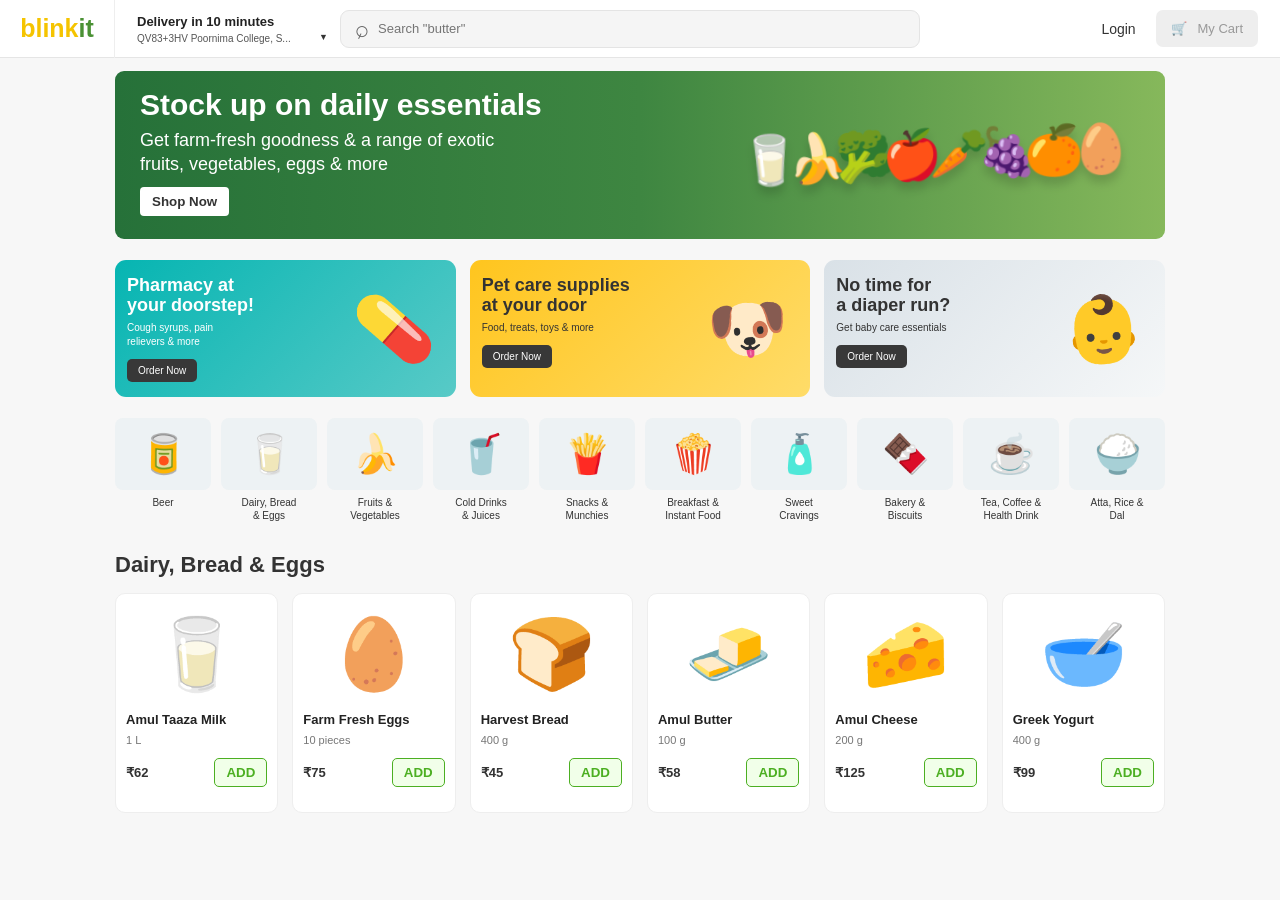
<file: blinkit.html>
<!DOCTYPE html>
<html lang="en">
<head>
    <meta charset="UTF-8">
    <meta name="viewport" content="width=device-width, initial-scale=1.0">
    <title>Blinkit - Grocery Delivery</title>
    <link rel="stylesheet" href="blinkit.css">
</head>

<body>

    <!-- ================= HEADER ================= -->
    <header>

        <div class="logo">
            <span>blink</span><b>it</b>
        </div>

        <div class="delivery">
            <h3>Delivery in 10 minutes</h3>
            <p>QV83+3HV Poornima College, S...</p>
            <span class="arrow">▼</span>
        </div>

        <div class="search-box">
            <span class="search-icon">⌕</span>
            <input type="text" placeholder='Search "butter"'>
        </div>

        <div class="login">
            Login
        </div>

        <button class="cart">
            🛒 &nbsp; My Cart
        </button>

    </header>


    <!-- ================= MAIN ================= -->
    <main>

        <!-- MAIN BANNER -->
        <section class="main-banner">

            <div class="banner-content">
                <h1>Stock up on daily essentials</h1>

                <p>
                    Get farm-fresh goodness & a range of exotic
                    <br>
                    fruits, vegetables, eggs & more
                </p>

                <button>Shop Now</button>
            </div>

            <div class="banner-image">
                <div class="food">
                    🥛 🍌 🥦 🍎 🥕 🍇 🍊 🥚
                </div>
            </div>

        </section>


        <!-- ================= OFFER CARDS ================= -->
        <section class="offers">

            <div class="offer pharmacy">

                <div class="offer-content">
                    <h2>Pharmacy at<br>your doorstep!</h2>

                    <p>Cough syrups, pain<br>
                    relievers & more</p>

                    <button>Order Now</button>
                </div>

                <div class="offer-image">
                    💊
                </div>

            </div>


            <div class="offer pet">

                <div class="offer-content">
                    <h2>Pet care supplies<br>at your door</h2>

                    <p>Food, treats, toys & more</p>

                    <button>Order Now</button>
                </div>

                <div class="offer-image">
                    🐶
                </div>

            </div>


            <div class="offer baby">

                <div class="offer-content">
                    <h2>No time for<br>a diaper run?</h2>

                    <p>Get baby care essentials</p>

                    <button>Order Now</button>
                </div>

                <div class="offer-image">
                    👶
                </div>

            </div>

        </section>


        <!-- ================= CATEGORIES ================= -->
        <section class="categories">

            <div class="category">
                <div class="category-img">🥫</div>
                <p>Beer</p>
            </div>

            <div class="category">
                <div class="category-img">🥛</div>
                <p>Dairy, Bread<br>& Eggs</p>
            </div>

            <div class="category">
                <div class="category-img">🍌</div>
                <p>Fruits &<br>Vegetables</p>
            </div>

            <div class="category">
                <div class="category-img">🥤</div>
                <p>Cold Drinks<br>& Juices</p>
            </div>

            <div class="category">
                <div class="category-img">🍟</div>
                <p>Snacks &<br>Munchies</p>
            </div>

            <div class="category">
                <div class="category-img">🍿</div>
                <p>Breakfast &<br>Instant Food</p>
            </div>

            <div class="category">
                <div class="category-img">🧴</div>
                <p>Sweet<br>Cravings</p>
            </div>

            <div class="category">
                <div class="category-img">🍫</div>
                <p>Bakery &<br>Biscuits</p>
            </div>

            <div class="category">
                <div class="category-img">☕</div>
                <p>Tea, Coffee &<br>Health Drink</p>
            </div>

            <div class="category">
                <div class="category-img">🍚</div>
                <p>Atta, Rice &<br>Dal</p>
            </div>

        </section>


        <!-- ================= PRODUCTS ================= -->
        <section>

            <h2 class="section-title">Dairy, Bread & Eggs</h2>

            <div class="products">

                <div class="product">
                    <div class="product-image">🥛</div>

                    <h3>Amul Taaza Milk</h3>
                    <p>1 L</p>

                    <div class="product-bottom">
                        <span>₹62</span>
                        <button>ADD</button>
                    </div>
                </div>


                <div class="product">
                    <div class="product-image">🥚</div>

                    <h3>Farm Fresh Eggs</h3>
                    <p>10 pieces</p>

                    <div class="product-bottom">
                        <span>₹75</span>
                        <button>ADD</button>
                    </div>
                </div>


                <div class="product">
                    <div class="product-image">🍞</div>

                    <h3>Harvest Bread</h3>
                    <p>400 g</p>

                    <div class="product-bottom">
                        <span>₹45</span>
                        <button>ADD</button>
                    </div>
                </div>


                <div class="product">
                    <div class="product-image">🧈</div>

                    <h3>Amul Butter</h3>
                    <p>100 g</p>

                    <div class="product-bottom">
                        <span>₹58</span>
                        <button>ADD</button>
                    </div>
                </div>


                <div class="product">
                    <div class="product-image">🧀</div>

                    <h3>Amul Cheese</h3>
                    <p>200 g</p>

                    <div class="product-bottom">
                        <span>₹125</span>
                        <button>ADD</button>
                    </div>
                </div>


                <div class="product">
                    <div class="product-image">🥣</div>

                    <h3>Greek Yogurt</h3>
                    <p>400 g</p>

                    <div class="product-bottom">
                        <span>₹99</span>
                        <button>ADD</button>
                    </div>
                </div>

            </div>

        </section>

    </main>

</body>
</html>
</file>
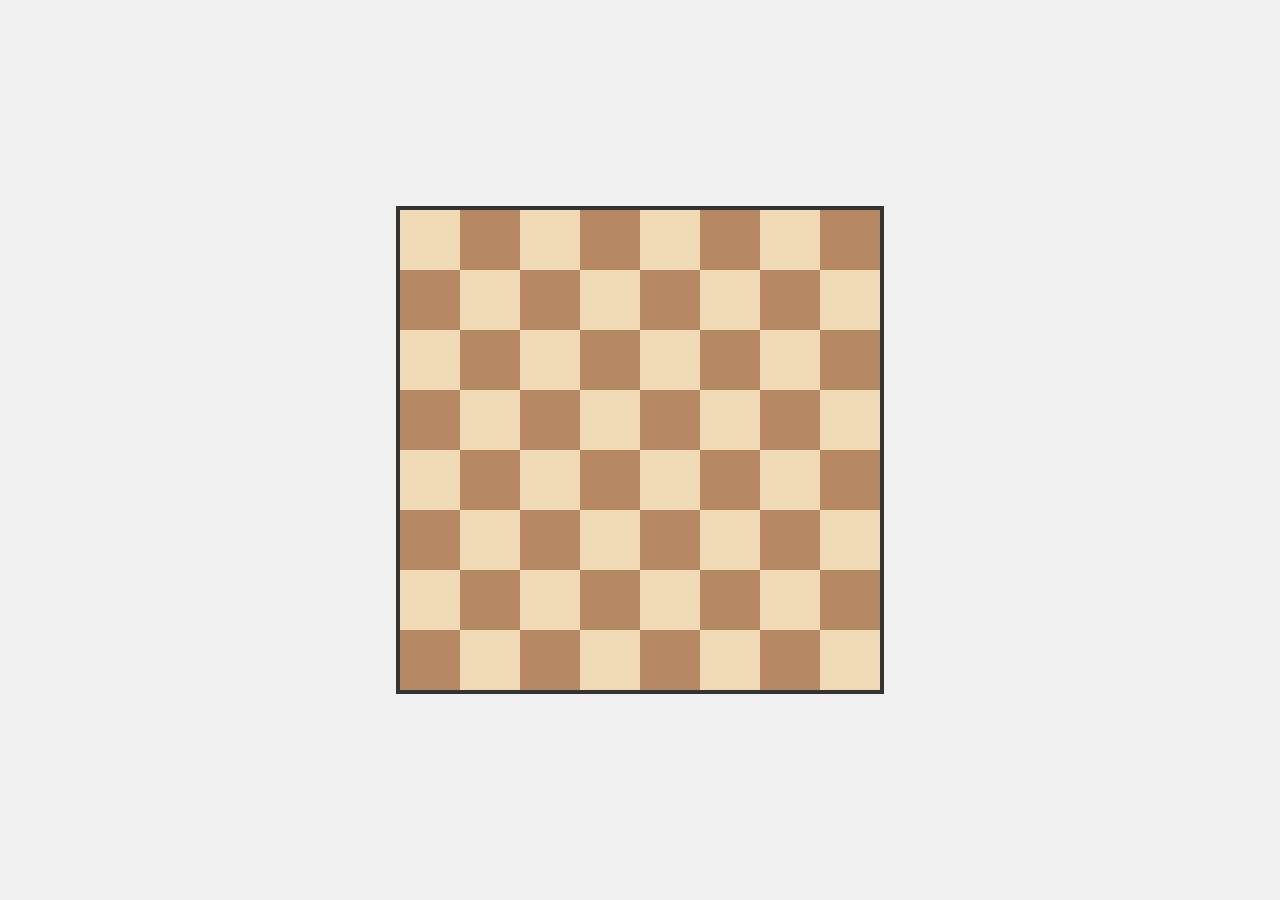
<file: chess.html>
<!DOCTYPE html>
<html lang="en">
<head>
<meta charset="UTF-8">
<meta name="viewport" content="width=device-width, initial-scale=1.0">
<title>Chess Board</title>

<style>
    body {
        display: flex;
        justify-content: center;
        align-items: center;
        height: 100vh;
        margin: 0;
        background: #f0f0f0;
    }

    .board {
        display: grid;
        grid-template-columns: repeat(8, 60px);
        grid-template-rows: repeat(8, 60px);
        border: 4px solid #333;
    }

    .square {
        width: 60px;
        height: 60px;
    }

    .white {
        background: #f0d9b5;
    }

    .black {
        background: #b58863;
    }
</style>
</head>

<body>

<div class="board">
    <div class="square white"></div>
    <div class="square black"></div>
    <div class="square white"></div>
    <div class="square black"></div>
    <div class="square white"></div>
    <div class="square black"></div>
    <div class="square white"></div>
    <div class="square black"></div>

    <div class="square black"></div>
    <div class="square white"></div>
    <div class="square black"></div>
    <div class="square white"></div>
    <div class="square black"></div>
    <div class="square white"></div>
    <div class="square black"></div>
    <div class="square white"></div>

    <div class="square white"></div>
    <div class="square black"></div>
    <div class="square white"></div>
    <div class="square black"></div>
    <div class="square white"></div>
    <div class="square black"></div>
    <div class="square white"></div>
    <div class="square black"></div>

    <div class="square black"></div>
    <div class="square white"></div>
    <div class="square black"></div>
    <div class="square white"></div>
    <div class="square black"></div>
    <div class="square white"></div>
    <div class="square black"></div>
    <div class="square white"></div>

    <div class="square white"></div>
    <div class="square black"></div>
    <div class="square white"></div>
    <div class="square black"></div>
    <div class="square white"></div>
    <div class="square black"></div>
    <div class="square white"></div>
    <div class="square black"></div>

    <div class="square black"></div>
    <div class="square white"></div>
    <div class="square black"></div>
    <div class="square white"></div>
    <div class="square black"></div>
    <div class="square white"></div>
    <div class="square black"></div>
    <div class="square white"></div>

    <div class="square white"></div>
    <div class="square black"></div>
    <div class="square white"></div>
    <div class="square black"></div>
    <div class="square white"></div>
    <div class="square black"></div>
    <div class="square white"></div>
    <div class="square black"></div>

    <div class="square black"></div>
    <div class="square white"></div>
    <div class="square black"></div>
    <div class="square white"></div>
    <div class="square black"></div>
    <div class="square white"></div>
    <div class="square black"></div>
    <div class="square white"></div>
</div>

</body>
</html>
</file>
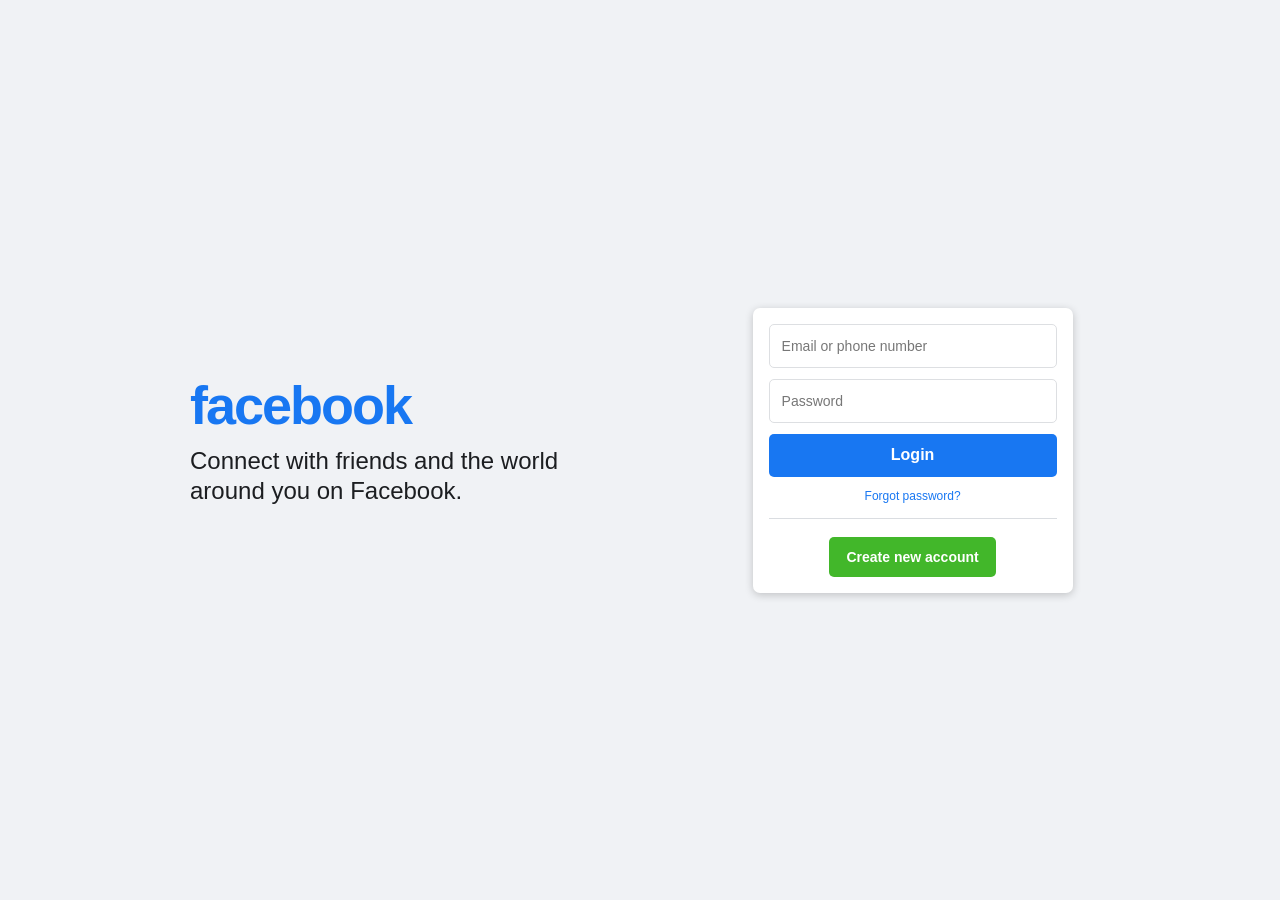
<file: facebook.html>
<!DOCTYPE html>
<html lang="en">

<head>
    <meta charset="UTF-8">

    <meta name="viewport"
          content="width=device-width, initial-scale=1.0">

    <title>Facebook Login</title>

    <!-- Connect CSS -->
    <link rel="stylesheet" href="facebook.css">
</head>

<body>

    <div class="main-container">

        <!-- LEFT SIDE -->
        <div class="left-section">

            <h1>facebook</h1>

            <p>
                Connect with friends and the world<br>
                around you on Facebook.
            </p>

        </div>


        <!-- RIGHT SIDE -->
        <div class="right-section">

            <div class="login-box">

                <!-- Login Form -->
                <form>

                    <input
                        type="text"
                        placeholder="Email or phone number"
                    >

                    <input
                        type="password"
                        placeholder="Password"
                    >

                    <button
                        type="submit"
                        class="login-btn">
                        Login
                    </button>

                </form>


                <!-- Forgot Password -->
                <a href="#" class="forgot-password">
                    Forgot password?
                </a>


                <!-- Horizontal Line -->
                <div class="line"></div>


                <!-- Create Account -->
                <button class="create-account">
                    Create new account
                </button>

            </div>

        </div>

    </div>

</body>

</html>
</file>
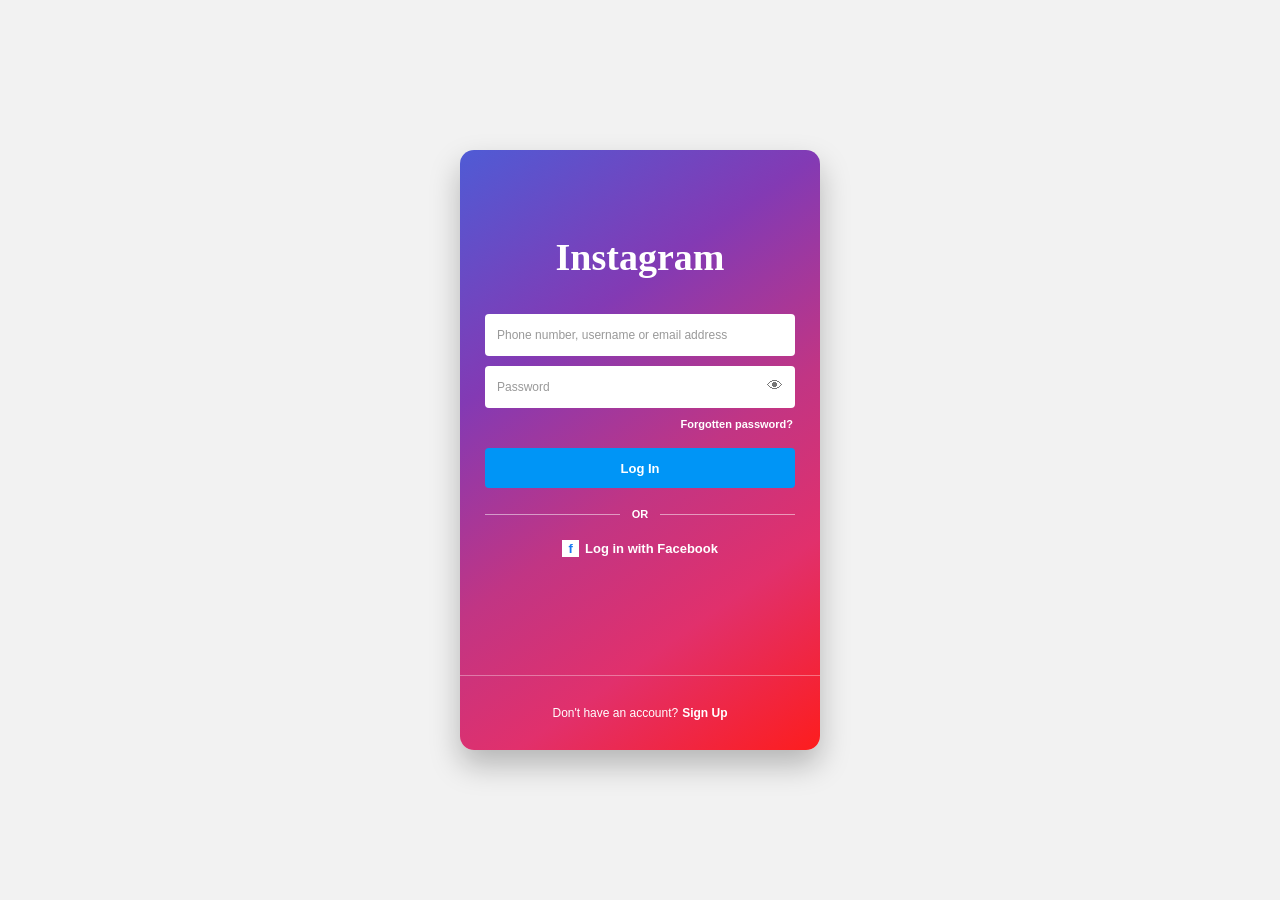
<file: instagram.html>
<!DOCTYPE html>
<html lang="en">

<head>
    <meta charset="UTF-8">
    <meta name="viewport" content="width=device-width, initial-scale=1.0">
    <title>Instagram Login</title>

    <!-- Connect CSS -->
    <link rel="stylesheet" href="instagram.css">
</head>

<body>

    <div class="login-container">

        <div class="login-box">

            <!-- Logo -->
            <div class="logo">
                Instagram
            </div>

            <!-- Username -->
            <div class="input-box">
                <input
                    type="text"
                    placeholder="Phone number, username or email address"
                >
            </div>

            <!-- Password -->
            <div class="input-box">
                <input
                    type="password"
                    id="password"
                    placeholder="Password"
                >

                <span class="eye" onclick="togglePassword()">👁</span>
            </div>

            <!-- Forgot Password -->
            <a href="#" class="forgot">
                Forgotten password?
            </a>

            <!-- Login Button -->
            <button class="login-btn" onclick="login()">
                Log In
            </button>

            <!-- OR -->
            <div class="divider">
                <div class="line"></div>
                <span>OR</span>
                <div class="line"></div>
            </div>

            <!-- Facebook Login -->
            <div class="facebook-login">
                <span class="facebook-icon">f</span>
                Log in with Facebook
            </div>

        </div>

        <!-- Sign Up -->
        <div class="signup-section">
            <span>Don't have an account?</span>
            <a href="#">Sign Up</a>
        </div>

    </div>


    <script>
        function togglePassword() {

            const password = document.getElementById("password");

            if (password.type === "password") {
                password.type = "text";
            } else {
                password.type = "password";
            }
        }

        function login() {
            alert("This is a front-end demo login page.");
        }
    </script>

</body>
</html>
</file>
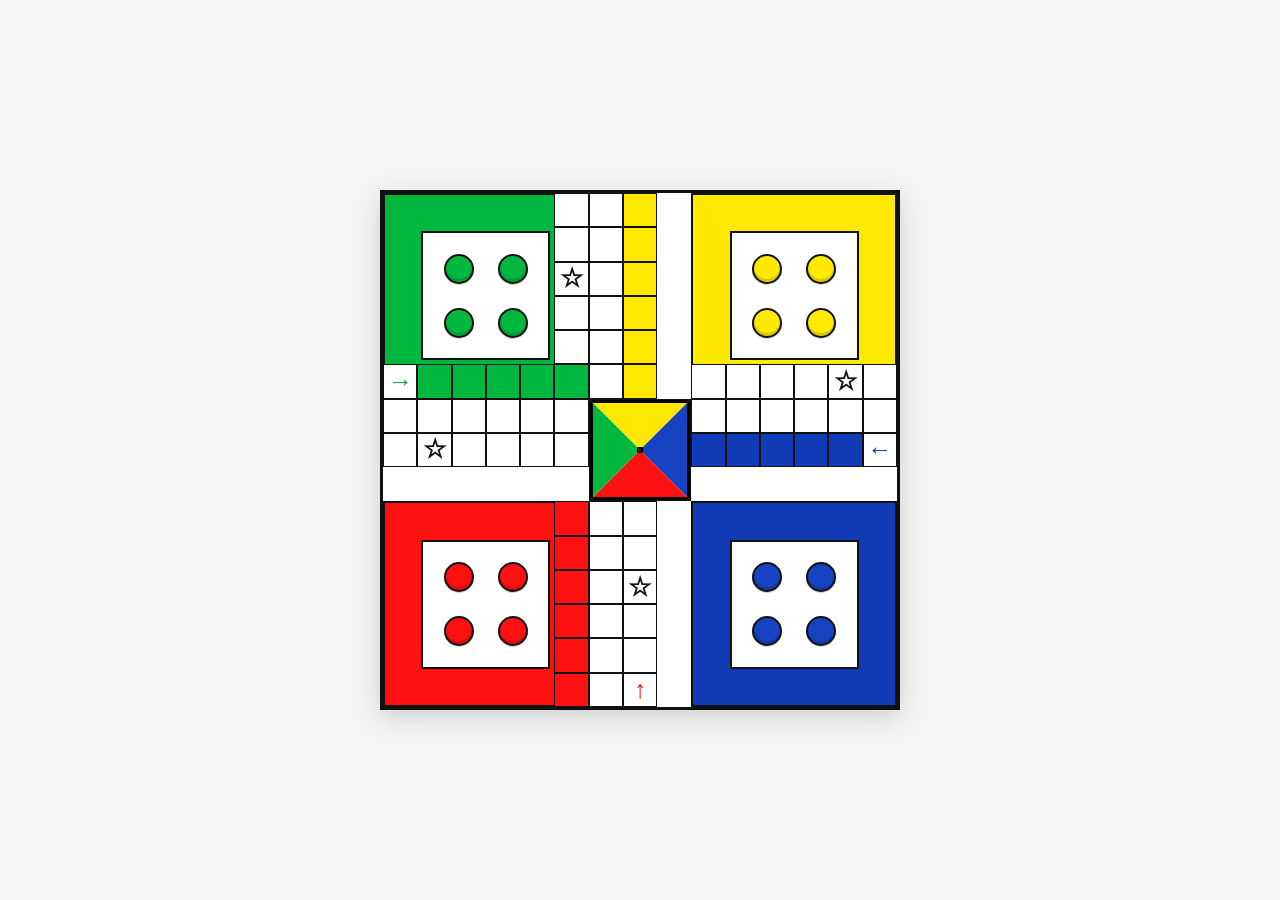
<file: ludo.html>
<!DOCTYPE html>
<html lang="en">
<head>
    <meta charset="UTF-8">
    <meta name="viewport" content="width=device-width, initial-scale=1.0">
    <title>Ludo Board</title>
    <link rel="stylesheet" href="ludo.css">
</head>

<body>

<div class="ludo-board">

    <!-- GREEN HOME -->
    <div class="home green-home">
        <div class="token-box">
            <div class="token green-token"></div>
            <div class="token green-token"></div>
            <div class="token green-token"></div>
            <div class="token green-token"></div>
        </div>
    </div>

    <!-- YELLOW HOME -->
    <div class="home yellow-home">
        <div class="token-box">
            <div class="token yellow-token"></div>
            <div class="token yellow-token"></div>
            <div class="token yellow-token"></div>
            <div class="token yellow-token"></div>
        </div>
    </div>

    <!-- RED HOME -->
    <div class="home red-home">
        <div class="token-box">
            <div class="token red-token"></div>
            <div class="token red-token"></div>
            <div class="token red-token"></div>
            <div class="token red-token"></div>
        </div>
    </div>

    <!-- BLUE HOME -->
    <div class="home blue-home">
        <div class="token-box">
            <div class="token blue-token"></div>
            <div class="token blue-token"></div>
            <div class="token blue-token"></div>
            <div class="token blue-token"></div>
        </div>
    </div>


    <!-- TOP TRACK -->
    <div class="track top-track">

        <div class="cell"></div>
        <div class="cell"></div>
        <div class="cell yellow-cell"></div>

        <div class="cell"></div>
        <div class="cell"></div>
        <div class="cell yellow-cell"></div>

        <div class="cell star">☆</div>
        <div class="cell"></div>
        <div class="cell yellow-cell"></div>

        <div class="cell"></div>
        <div class="cell"></div>
        <div class="cell yellow-cell"></div>

        <div class="cell"></div>
        <div class="cell"></div>
        <div class="cell yellow-cell"></div>

        <div class="cell arrow yellow-arrow">↓</div>
        <div class="cell"></div>
        <div class="cell yellow-cell"></div>

    </div>


    <!-- BOTTOM TRACK -->
    <div class="track bottom-track">

        <div class="cell red-cell"></div>
        <div class="cell"></div>
        <div class="cell"></div>

        <div class="cell red-cell"></div>
        <div class="cell"></div>
        <div class="cell"></div>

        <div class="cell red-cell"></div>
        <div class="cell"></div>
        <div class="cell star">☆</div>

        <div class="cell red-cell"></div>
        <div class="cell"></div>
        <div class="cell"></div>

        <div class="cell red-cell"></div>
        <div class="cell"></div>
        <div class="cell"></div>

        <div class="cell red-cell"></div>
        <div class="cell"></div>
        <div class="cell arrow red-arrow">↑</div>

    </div>


    <!-- LEFT TRACK -->
    <div class="track left-track">

        <div class="cell arrow green-arrow">→</div>
        <div class="cell green-cell"></div>
        <div class="cell green-cell"></div>
        <div class="cell green-cell"></div>
        <div class="cell green-cell"></div>
        <div class="cell green-cell"></div>

        <div class="cell"></div>
        <div class="cell"></div>
        <div class="cell"></div>
        <div class="cell"></div>
        <div class="cell"></div>
        <div class="cell"></div>

        <div class="cell"></div>
        <div class="cell star">☆</div>
        <div class="cell"></div>
        <div class="cell"></div>
        <div class="cell"></div>
        <div class="cell"></div>

    </div>


    <!-- RIGHT TRACK -->
    <div class="track right-track">

        <div class="cell"></div>
        <div class="cell"></div>
        <div class="cell"></div>
        <div class="cell"></div>
        <div class="cell star">☆</div>
        <div class="cell"></div>

        <div class="cell"></div>
        <div class="cell"></div>
        <div class="cell"></div>
        <div class="cell"></div>
        <div class="cell"></div>
        <div class="cell"></div>

        <div class="cell blue-cell"></div>
        <div class="cell blue-cell"></div>
        <div class="cell blue-cell"></div>
        <div class="cell blue-cell"></div>
        <div class="cell blue-cell"></div>
        <div class="cell arrow blue-arrow">←</div>

    </div>


    <!-- CENTER -->
    <div class="center">

        <div class="triangle triangle-yellow"></div>
        <div class="triangle triangle-blue"></div>
        <div class="triangle triangle-red"></div>
        <div class="triangle triangle-green"></div>

    </div>

</div>

</body>
</html>
</file>
<file: blinkit.css>
/* ================= BASIC RESET ================= */

* {
    margin: 0;
    padding: 0;
    box-sizing: border-box;
    font-family: Arial, Helvetica, sans-serif;
}

body {
    background: #f7f7f7;
    color: #333;
}


/* ================= HEADER ================= */

header {
    height: 58px;
    background: white;

    display: flex;
    align-items: center;

    border-bottom: 1px solid #e5e5e5;

    position: sticky;
    top: 0;
    z-index: 100;
}


/* LOGO */

.logo {
    width: 115px;
    height: 58px;

    display: flex;
    justify-content: center;
    align-items: center;

    font-size: 25px;
    font-weight: bold;

    border-right: 1px solid #eeeeee;

    color: #f5c400;
}

.logo b {
    color: #4a9134;
}


/* DELIVERY */

.delivery {
    width: 225px;
    padding-left: 22px;
    position: relative;
}

.delivery h3 {
    font-size: 13px;
    color: #222;
    margin-bottom: 4px;
}

.delivery p {
    font-size: 10px;
    color: #555;

    white-space: nowrap;
    overflow: hidden;
    text-overflow: ellipsis;
}

.arrow {
    position: absolute;
    right: 12px;
    bottom: 2px;

    font-size: 9px;
}


/* SEARCH */

.search-box {
    height: 38px;
    flex: 1;

    max-width: 580px;

    background: #f5f5f5;

    border: 1px solid #e4e4e4;
    border-radius: 9px;

    display: flex;
    align-items: center;

    padding: 0 13px;
}

.search-icon {
    font-size: 24px;
    color: #666;

    transform: rotate(-20deg);
}

.search-box input {
    width: 100%;

    border: none;
    outline: none;

    background: transparent;

    margin-left: 10px;

    font-size: 13px;
}


/* LOGIN */

.login {
    margin-left: auto;

    padding: 20px;

    font-size: 14px;
    color: #333;

    cursor: pointer;
}


/* CART */

.cart {
    margin-right: 22px;

    padding: 11px 15px;

    border: none;
    border-radius: 7px;

    background: #eeeeee;
    color: #999;

    font-size: 13px;

    cursor: pointer;
}


/* ================= MAIN ================= */

main {
    width: 86%;
    max-width: 1050px;

    margin: auto;

    padding-top: 13px;
}


/* ================= MAIN BANNER ================= */

.main-banner {
    height: 168px;

    border-radius: 9px;

    overflow: hidden;

    background:
        linear-gradient(
            90deg,
            #267139 0%,
            #3e8641 50%,
            #86b85b 100%
        );

    display: flex;

    position: relative;

    margin-bottom: 21px;
}


/* BANNER TEXT */

.banner-content {
    width: 55%;

    padding: 17px 25px;

    color: white;

    z-index: 2;
}

.banner-content h1 {
    font-size: 30px;

    margin-bottom: 5px;

    line-height: 1.15;
}

.banner-content p {
    font-size: 18px;

    line-height: 24px;

    margin-bottom: 10px;
}

.banner-content button {
    margin-top: 1px;

    padding: 7px 12px;

    border: none;
    border-radius: 4px;

    background: white;
    color: #333;

    font-weight: bold;

    cursor: pointer;
}


/* BANNER FOOD */

.banner-image {
    width: 45%;

    height: 100%;

    display: flex;
    justify-content: center;
    align-items: center;

    position: relative;
}

.food {
    font-size: 48px;

    letter-spacing: -13px;

    transform: rotate(-2deg);

    filter: drop-shadow(0 8px 5px rgba(0,0,0,.15));
}


/* ================= OFFER CARDS ================= */

.offers {
    display: grid;

    grid-template-columns: repeat(3, 1fr);

    gap: 14px;

    margin-bottom: 21px;
}

.offer {
    height: 137px;

    border-radius: 11px;

    padding: 15px 12px;

    display: flex;

    justify-content: space-between;

    overflow: hidden;
}

.offer h2 {
    font-size: 18px;

    line-height: 20px;

    margin-bottom: 6px;
}

.offer p {
    font-size: 10px;

    line-height: 14px;

    margin-bottom: 10px;
}

.offer button {
    padding: 6px 11px;

    border: none;
    border-radius: 5px;

    background: #383838;

    color: white;

    font-size: 10px;

    cursor: pointer;
}


/* PHARMACY */

.pharmacy {
    background: linear-gradient(
        135deg,
        #06b5b2,
        #58cac7
    );

    color: white;
}


/* PET */

.pet {
    background: linear-gradient(
        135deg,
        #ffc51e,
        #ffdc69
    );
}


/* BABY */

.baby {
    background: linear-gradient(
        135deg,
        #d9e1e7,
        #f5f7f8
    );

    color: #333;
}


/* OFFER EMOJIS */

.offer-image {
    width: 100px;

    display: flex;

    justify-content: center;
    align-items: center;

    font-size: 65px;

    transform: rotate(-4deg);
}


/* ================= CATEGORIES ================= */

.categories {
    display: grid;

    grid-template-columns: repeat(10, 1fr);

    gap: 10px;

    margin-bottom: 30px;
}

.category {
    text-align: center;

    cursor: pointer;
}

.category-img {
    height: 72px;

    background: #edf2f4;

    border-radius: 8px;

    display: flex;

    justify-content: center;
    align-items: center;

    overflow: hidden;

    font-size: 38px;

    transition: .2s;
}

.category:hover .category-img {
    transform: translateY(-3px);
    background: #e4ebed;
}

.category p {
    margin-top: 6px;

    font-size: 10px;

    line-height: 13px;

    color: #333;
}


/* ================= PRODUCTS ================= */

.section-title {
    font-size: 22px;

    margin-bottom: 15px;
}

.products {
    display: grid;

    grid-template-columns: repeat(6, 1fr);

    gap: 14px;

    padding-bottom: 30px;
}

.product {
    background: white;

    border: 1px solid #eeeeee;

    border-radius: 10px;

    padding: 10px;

    min-height: 220px;

    transition: .2s;
}

.product:hover {
    box-shadow: 0 3px 12px rgba(0,0,0,.08);

    transform: translateY(-2px);
}


/* PRODUCT IMAGE */

.product-image {
    width: 100%;

    height: 100px;

    display: flex;

    align-items: center;
    justify-content: center;

    font-size: 70px;
}


/* PRODUCT NAME */

.product h3 {
    font-size: 13px;

    margin-top: 8px;

    color: #222;
}

.product p {
    color: #777;

    font-size: 11px;

    margin: 7px 0;
}


/* PRODUCT BOTTOM */

.product-bottom {
    display: flex;

    align-items: center;

    justify-content: space-between;

    margin-top: 12px;
}

.product-bottom span {
    font-size: 13px;

    font-weight: bold;
}

.product-bottom button {
    padding: 6px 11px;

    border: 1px solid #4caf22;

    background: #f1ffe9;

    color: #4caf22;

    border-radius: 5px;

    font-weight: bold;

    cursor: pointer;
}

.product-bottom button:hover {
    background: #4caf22;

    color: white;
}


/* ================= RESPONSIVE ================= */

@media screen and (max-width: 1000px) {

    main {
        width: 94%;
    }

    .delivery {
        width: 190px;
    }

    .categories {
        grid-template-columns: repeat(5, 1fr);
    }

    .products {
        grid-template-columns: repeat(3, 1fr);
    }
}


@media screen and (max-width: 700px) {

    header {
        height: 60px;
    }

    .logo {
        width: 90px;
        font-size: 21px;
    }

    .delivery {
        display: none;
    }

    .login {
        display: none;
    }

    .cart {
        margin-right: 8px;
        padding: 10px;
    }

    .search-box {
        margin-left: 8px;
        margin-right: 8px;
    }

    main {
        width: 94%;
    }

    /* BANNER */

    .main-banner {
        height: 190px;
    }

    .banner-content {
        width: 70%;

        padding: 20px 16px;
    }

    .banner-content h1 {
        font-size: 22px;
    }

    .banner-content p {
        font-size: 13px;
        line-height: 18px;
    }

    .banner-image {
        width: 30%;
    }

    .food {
        font-size: 30px;
        letter-spacing: -8px;
    }


    /* OFFERS */

    .offers {
        grid-template-columns: 1fr;
    }

    .offer {
        height: 135px;
    }


    /* CATEGORIES */

    .categories {
        grid-template-columns: repeat(4, 1fr);
    }


    /* PRODUCTS */

    .products {
        grid-template-columns: repeat(2, 1fr);
    }
}


@media screen and (max-width: 450px) {

    .logo {
        width: 80px;
    }

    .cart {
        font-size: 0;
    }

    .cart:first-letter {
        font-size: 18px;
    }

    .categories {
        grid-template-columns: repeat(3, 1fr);
    }

    .products {
        grid-template-columns: repeat(2, 1fr);

        gap: 8px;
    }

    .product {
        padding: 8px;
    }
}
</file>
<file: facebook.css>
/* =========================
   RESET
========================= */

* {
    margin: 0;
    padding: 0;
    box-sizing: border-box;
}


/* =========================
   BODY
========================= */

body {
    font-family: Arial, Helvetica, sans-serif;

    background-color: #f0f2f5;

    min-height: 100vh;

    display: flex;
    justify-content: center;
    align-items: center;
}


/* =========================
   MAIN CONTAINER
========================= */

.main-container {
    width: 100%;

    max-width: 980px;

    display: flex;

    justify-content: space-between;

    align-items: center;

    padding: 20px;
}


/* =========================
   LEFT SECTION
========================= */

.left-section {
    width: 50%;

    padding-left: 20px;

    margin-top: -20px;
}


/* Facebook Logo */

.left-section h1 {
    color: #1877f2;

    font-size: 54px;

    font-weight: bold;

    letter-spacing: -2px;

    margin-bottom: 10px;
}


/* Description */

.left-section p {
    color: #1c1e21;

    font-size: 24px;

    line-height: 1.25;
}


/* =========================
   RIGHT SECTION
========================= */

.right-section {
    width: 42%;

    display: flex;

    justify-content: center;
}


/* =========================
   LOGIN BOX
========================= */

.login-box {
    width: 100%;

    max-width: 320px;

    background-color: white;

    padding: 16px;

    border-radius: 7px;

    box-shadow:
        0 2px 8px rgba(0, 0, 0, 0.20);

    text-align: center;
}


/* =========================
   INPUT FIELDS
========================= */

.login-box input {
    width: 100%;

    height: 44px;

    padding: 0 12px;

    margin-bottom: 11px;

    border: 1px solid #dddfe2;

    border-radius: 5px;

    outline: none;

    font-size: 14px;

    color: #1c1e21;
}


/* Input Focus */

.login-box input:focus {
    border-color: #1877f2;

    box-shadow:
        0 0 0 1px #1877f2;
}


/* Placeholder */

.login-box input::placeholder {
    color: #777;
}


/* =========================
   LOGIN BUTTON
========================= */

.login-btn {
    width: 100%;

    height: 43px;

    border: none;

    border-radius: 5px;

    background-color: #1877f2;

    color: white;

    font-size: 16px;

    font-weight: bold;

    cursor: pointer;
}


/* Login Hover */

.login-btn:hover {
    background-color: #166fe5;
}


/* =========================
   FORGOT PASSWORD
========================= */

.forgot-password {
    display: inline-block;

    margin-top: 12px;

    color: #1877f2;

    font-size: 12px;

    text-decoration: none;
}


.forgot-password:hover {
    text-decoration: underline;
}


/* =========================
   HORIZONTAL LINE
========================= */

.line {
    width: 100%;

    height: 1px;

    background-color: #dadde1;

    margin: 14px 0 18px;
}


/* =========================
   CREATE ACCOUNT BUTTON
========================= */

.create-account {
    background-color: #42b72a;

    color: white;

    border: none;

    border-radius: 5px;

    padding: 12px 17px;

    font-size: 14px;

    font-weight: bold;

    cursor: pointer;
}


/* Create Account Hover */

.create-account:hover {
    background-color: #36a420;
}


/* =========================
   RESPONSIVE DESIGN
========================= */

@media (max-width: 750px) {

    body {
        align-items: flex-start;
    }

    .main-container {
        flex-direction: column;

        padding-top: 60px;
    }


    .left-section {
        width: 100%;

        padding-left: 0;

        text-align: center;

        margin-bottom: 35px;
    }


    .left-section h1 {
        font-size: 48px;
    }


    .left-section p {
        font-size: 20px;
    }


    .right-section {
        width: 100%;
    }


    .login-box {
        max-width: 360px;
    }
}
</file>
<file: instagram.css>
/* =========================
   RESET
========================= */

* {
    margin: 0;
    padding: 0;
    box-sizing: border-box;
}

body {
    min-height: 100vh;

    display: flex;
    justify-content: center;
    align-items: center;

    font-family: Arial, Helvetica, sans-serif;

    background: #f2f2f2;
}


/* =========================
   LOGIN CONTAINER
========================= */

.login-container {
    width: 360px;
    min-height: 600px;

    display: flex;
    flex-direction: column;

    overflow: hidden;

    border-radius: 14px;

    background:
        linear-gradient(
            145deg,
            #4f5bd5 0%,
            #833ab4 30%,
            #c13584 55%,
            #e1306c 75%,
            #fd1d1d 100%
        );

    box-shadow:
        0 15px 30px rgba(0, 0, 0, 0.25);
}


/* =========================
   LOGIN BOX
========================= */

.login-box {
    flex: 1;

    padding: 85px 25px 35px;

    text-align: center;
}


/* =========================
   INSTAGRAM LOGO
========================= */

.logo {
    margin-bottom: 35px;

    color: white;

    font-family: cursive;

    font-size: 38px;
    font-weight: bold;
}


/* =========================
   INPUT BOX
========================= */

.input-box {
    position: relative;

    width: 100%;

    margin-bottom: 10px;
}


/* Input */

.input-box input {
    width: 100%;
    height: 42px;

    padding: 0 12px;

    border: none;
    border-radius: 4px;

    outline: none;

    background: white;

    color: #333;

    font-size: 12px;
}


/* Placeholder */

.input-box input::placeholder {
    color: #999;
}


/* =========================
   PASSWORD EYE
========================= */

.eye {
    position: absolute;

    right: 12px;
    top: 11px;

    color: #777;

    font-size: 16px;

    cursor: pointer;
}


/* =========================
   FORGOT PASSWORD
========================= */

.forgot {
    display: block;

    margin: 7px 2px 18px;

    color: white;

    font-size: 11px;
    font-weight: bold;

    text-align: right;

    text-decoration: none;
}


.forgot:hover {
    text-decoration: underline;
}


/* =========================
   LOGIN BUTTON
========================= */

.login-btn {
    width: 100%;
    height: 40px;

    border: none;
    border-radius: 4px;

    background: #0095f6;

    color: white;

    font-size: 13px;
    font-weight: bold;

    cursor: pointer;

    transition: 0.3s;
}


.login-btn:hover {
    background: #0077c8;
}


/* =========================
   OR DIVIDER
========================= */

.divider {
    display: flex;

    align-items: center;

    gap: 12px;

    margin: 20px 0;
}


.line {
    flex: 1;

    height: 1px;

    background: rgba(255, 255, 255, 0.5);
}


.divider span {
    color: white;

    font-size: 11px;
    font-weight: bold;
}


/* =========================
   FACEBOOK LOGIN
========================= */

.facebook-login {
    display: flex;

    justify-content: center;
    align-items: center;

    color: white;

    font-size: 13px;
    font-weight: bold;

    cursor: pointer;
}


.facebook-icon {
    display: inline-flex;

    justify-content: center;
    align-items: center;

    width: 17px;
    height: 17px;

    margin-right: 6px;

    background: white;

    color: #1877f2;

    font-size: 13px;
    font-weight: bold;
}


/* =========================
   SIGN UP SECTION
========================= */

.signup-section {
    min-height: 75px;

    display: flex;

    justify-content: center;
    align-items: center;

    border-top: 1px solid rgba(255, 255, 255, 0.35);

    color: white;

    font-size: 12px;
}


.signup-section a {
    margin-left: 4px;

    color: white;

    font-weight: bold;

    text-decoration: none;
}


.signup-section a:hover {
    text-decoration: underline;
}


/* =========================
   RESPONSIVE DESIGN
========================= */

@media (max-width: 450px) {

    .login-container {
        width: 90%;

        min-height: 580px;
    }

    .login-box {
        padding-left: 20px;
        padding-right: 20px;
    }

    .logo {
        font-size: 34px;
    }
}
</file>
<file: ludo.css>
* {
    margin: 0;
    padding: 0;
    box-sizing: border-box;
}

body {
    min-height: 100vh;
    display: flex;
    align-items: center;
    justify-content: center;
    background: #f5f5f5;
    font-family: Arial, sans-serif;
}


/* =========================================
   MAIN LUDO BOARD
========================================= */

.ludo-board {
    width: 520px;
    height: 520px;

    position: relative;

    display: grid;
    grid-template-columns: repeat(15, 1fr);
    grid-template-rows: repeat(15, 1fr);

    background: white;

    border: 3px solid #111;

    box-shadow: 0 8px 25px rgba(0,0,0,.15);

    overflow: hidden;
}


/* =========================================
   HOME AREAS
========================================= */

.home {
    position: absolute;

    width: 40%;
    height: 40%;

    display: flex;
    justify-content: center;
    align-items: center;

    border: 2px solid #111;
}


/* Green */

.green-home {
    top: 0;
    left: 0;

    background: #00b83f;
}


/* Yellow */

.yellow-home {
    top: 0;
    right: 0;

    background: #ffe900;
}


/* Red */

.red-home {
    bottom: 0;
    left: 0;

    background: #ff1111;
}


/* Blue */

.blue-home {
    bottom: 0;
    right: 0;

    background: #123bb7;
}


/* =========================================
   WHITE TOKEN BOX
========================================= */

.token-box {
    width: 64%;
    height: 64%;

    background: white;

    border: 2px solid #111;

    display: grid;

    grid-template-columns: 1fr 1fr;
    grid-template-rows: 1fr 1fr;

    gap: 16px;

    padding: 16px;

    align-items: center;
    justify-items: center;
}


/* =========================================
   TOKENS
========================================= */

.token {
    width: 30px;
    height: 30px;

    border-radius: 50%;

    border: 2px solid #111;

    box-shadow:
        inset 0 -3px 0 rgba(0,0,0,.15),
        0 1px 1px rgba(0,0,0,.2);
}


/* Green token */

.green-token {
    background: #00b83f;
}


/* Yellow token */

.yellow-token {
    background: #ffe900;
}


/* Red token */

.red-token {
    background: #ff1111;
}


/* Blue token */

.blue-token {
    background: #1743c2;
}


/* =========================================
   TRACK BASE
========================================= */

.track {
    position: absolute;

    display: grid;

    background: white;

    z-index: 5;
}


/* =========================================
   INDIVIDUAL CELLS
========================================= */

.cell {
    border: 1px solid #111;

    background: white;

    display: flex;

    align-items: center;
    justify-content: center;

    font-size: 25px;
    font-weight: bold;
}


/* =========================================
   TOP TRACK
========================================= */

.top-track {

    top: 0;

    left: 33.33%;

    width: 20%;

    height: 40%;

    grid-template-columns: repeat(3, 1fr);

    grid-template-rows: repeat(6, 1fr);
}


/* =========================================
   BOTTOM TRACK
========================================= */

.bottom-track {

    bottom: 0;

    left: 33.33%;

    width: 20%;

    height: 40%;

    grid-template-columns: repeat(3, 1fr);

    grid-template-rows: repeat(6, 1fr);
}


/* =========================================
   LEFT TRACK
========================================= */

.left-track {

    left: 0;

    top: 33.33%;

    width: 40%;

    height: 20%;

    grid-template-columns: repeat(6, 1fr);

    grid-template-rows: repeat(3, 1fr);
}


/* =========================================
   RIGHT TRACK
========================================= */

.right-track {

    right: 0;

    top: 33.33%;

    width: 40%;

    height: 20%;

    grid-template-columns: repeat(6, 1fr);

    grid-template-rows: repeat(3, 1fr);
}


/* =========================================
   COLORED PATHS
========================================= */

.yellow-cell {
    background: #ffe900;
}

.green-cell {
    background: #00b83f;
}

.red-cell {
    background: #ff1111;
}

.blue-cell {
    background: #123bb7;
}


/* =========================================
   STAR
========================================= */

.star {
    font-size: 26px;
    color: #111;
    background: white;
}


/* =========================================
   ARROWS
========================================= */

.arrow {
    font-size: 25px;
    font-weight: 900;
}

.green-arrow {
    color: #00a93a;
}

.yellow-arrow {
    color: #ffe000;
}

.red-arrow {
    color: #ff1111;
}

.blue-arrow {
    color: #1743c2;
}


/* =========================================
   CENTER
========================================= */

.center {

    position: absolute;

    left: 40%;

    top: 40%;

    width: 20%;

    height: 20%;

    background: white;

    border: 1px solid #111;

    z-index: 10;

    overflow: hidden;
}


/* =========================================
   CENTER TRIANGLES
========================================= */

.triangle {
    position: absolute;

    width: 0;
    height: 0;

    border-style: solid;
}


/* Yellow - top */

.triangle-yellow {

    top: 0;
    left: 0;

    width: 100%;
    height: 50%;

    background: #ffe900;

    clip-path: polygon(
        50% 100%,
        0 0,
        100% 0
    );
}


/* Blue - right */

.triangle-blue {

    top: 0;
    right: 0;

    width: 50%;
    height: 100%;

    background: #1743c2;

    clip-path: polygon(
        0 50%,
        100% 0,
        100% 100%
    );
}


/* Red - bottom */

.triangle-red {

    bottom: 0;
    left: 0;

    width: 100%;
    height: 50%;

    background: #ff1111;

    clip-path: polygon(
        0 100%,
        100% 100%,
        50% 0
    );
}


/* Green - left */

.triangle-green {

    left: 0;
    top: 0;

    width: 50%;
    height: 100%;

    background: #00b83f;

    clip-path: polygon(
        0 0,
        100% 50%,
        0 100%
    );
}


/* =========================================
   RESPONSIVE
========================================= */

@media (max-width: 600px) {

    .ludo-board {
        width: 94vw;
        height: 94vw;
    }

    .token {
        width: 6vw;
        height: 6vw;
    }

    .token-box {
        gap: 8px;
        padding: 8px;
    }

    .star,
    .arrow,
    .cell {
        font-size: 4vw;
    }
}
</file>
